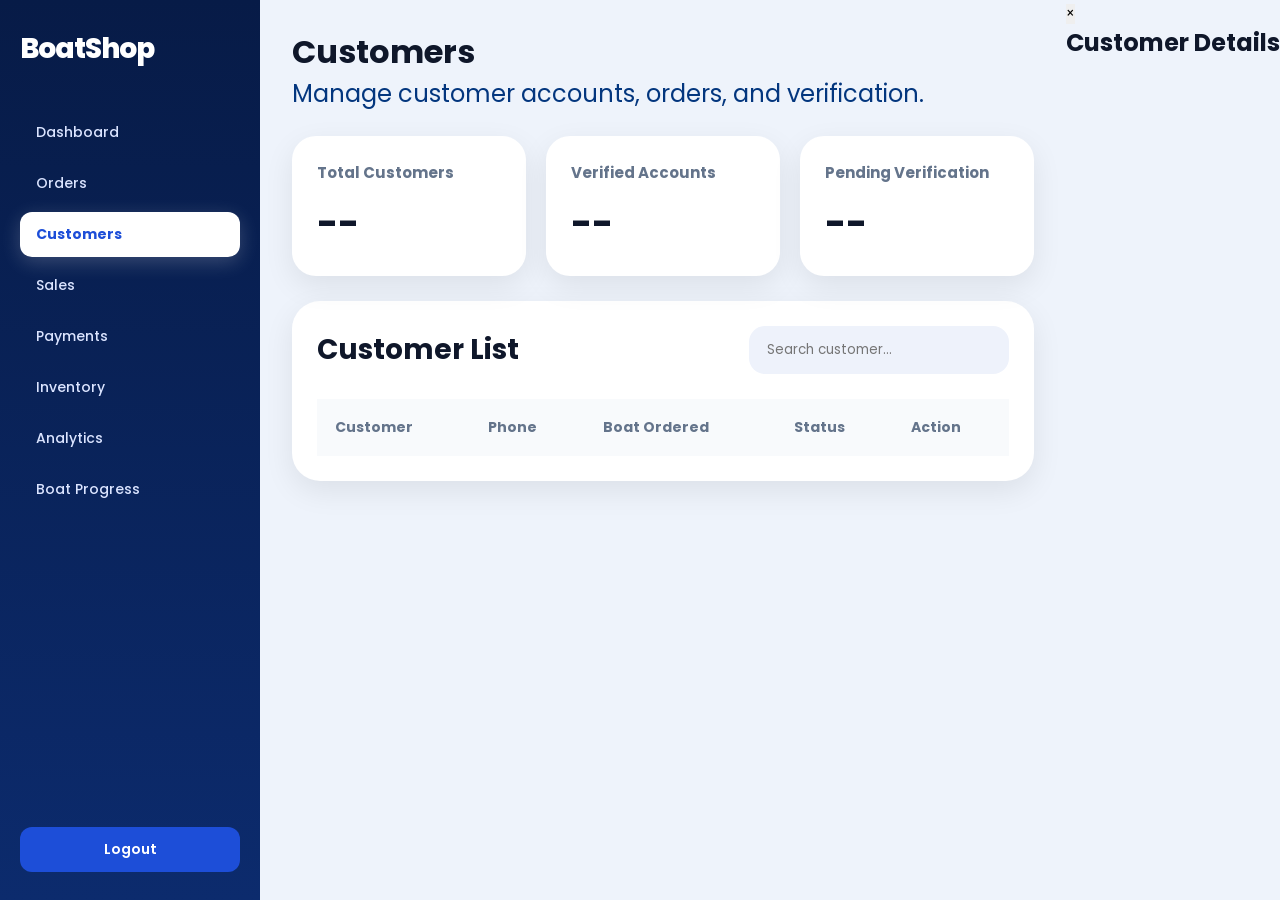
<file: dashcustomer.html>
<!DOCTYPE html>
<html lang="en">

<head>

<meta charset="UTF-8">

<meta name="viewport"
content="width=device-width, initial-scale=1.0">

<title>
Customers Dashboard
</title>

<link rel="stylesheet"
href="dashcustomer.css">

<link href="https://fonts.googleapis.com/css2?family=Poppins:wght@300;400;500;600;700;800&display=swap"
rel="stylesheet">

<link rel="stylesheet"
href="https://cdnjs.cloudflare.com/ajax/libs/font-awesome/6.5.1/css/all.min.css">

</head>

<body>


<div class="dashboard-layout">



<aside class="sidebar">

    <div>

        <h1 class="logo">

            BoatShop

        </h1>

         <nav class="sidebar-menu">

    <a href="dashboard.html" >



        Dashboard

    </a>

    <a href="dashorder.html">
   


        Orders

    </a>

    <a href="dashcustomer.html">

   

        Customers

    </a>

     
     <a href="dashsales.html">

        

      Sales

    </a>

    <a href="dashpayment.html">

        

        Payments

    </a>

    <a href="dashinventory.html" >



        Inventory

    </a>

    <a href="dashanalytics.html" >

    

        Analytics

    </a>


    <a href="dashprogress.html">

        Boat Progress

    </a>

</nav>


    </div>


<button class="logout-btn" onclick="handleLogout();">

        Logout

</button>

</aside>


<main class="main-content">

    <div class="topbar">

        <div>

            <h1>

                Customers

            </h1>

            <p>

                Manage customer accounts,
                orders, and verification.

            </p>

        </div>

    </div>



    <div class="stats-grid">

        <div class="stat-card">

            <h3>

                Total Customers

            </h3>

            <h2>

                --

            </h2>

        </div>

        <div class="stat-card">

            <h3>

                Verified Accounts

            </h3>

            <h2>

                --

            </h2>

        </div>

        <div class="stat-card">

            <h3>

                Pending Verification

            </h3>

            <h2>

                --

            </h2>

        </div>

    </div>

    <div class="table-card">

        <div class="table-header">

            <h2>

                Customer List

            </h2>

            <input type="text"
            placeholder="Search customer..."
            id="searchInput">

        </div>

        <div class="table-wrapper">

            <table>

                <thead>

                    <tr>

                        <th>

                            Customer

                        </th>

                        <th>

                            Phone

                        </th>

                        <th>

                            Boat Ordered

                        </th>

                        <th>

                            Status

                        </th>

                        <th>

                            Action

                        </th>

                    </tr>

                </thead>

                <tbody id="customerTable">

                </tbody>

            </table>

        </div>

    </div>

</main>

<div class="view-modal" id="customerModal">
    <div class="modal-content">
        <button class="close-modal" onclick="document.getElementById('customerModal').classList.remove('show')">×</button>
        <h2>Customer Details</h2>
        <div class="modal-body" id="customerModalBody"></div>
    </div>
</div>

<script>
function escapeHtml(str) {
    const div = document.createElement('div');
    div.textContent = str;
    return div.innerHTML;
}
function viewCustomerModal(name, email, phone, boat) {
    document.getElementById('customerModalBody').innerHTML = `
    <div style="display:grid;grid-template-columns:1fr 1fr;gap:12px;">
        <div><strong>Full Name</strong><p>${escapeHtml(name)}</p></div>
        <div><strong>Email</strong><p>${escapeHtml(email)}</p></div>
        <div><strong>Phone</strong><p>${escapeHtml(phone)}</p></div>
        <div><strong>Boat Ordered</strong><p>${escapeHtml(boat)}</p></div>
    </div>`;
    document.getElementById('customerModal').classList.add('show');
}
</script>
<script type="module" src="dashcustomer.js?v=1"></script>
<script>document.querySelectorAll('.sidebar-menu a').forEach(a=>{if(a.href.includes(location.pathname.split('/').pop().split('?')[0]))a.classList.add('active')})</script>

</body>

</html>
</file>
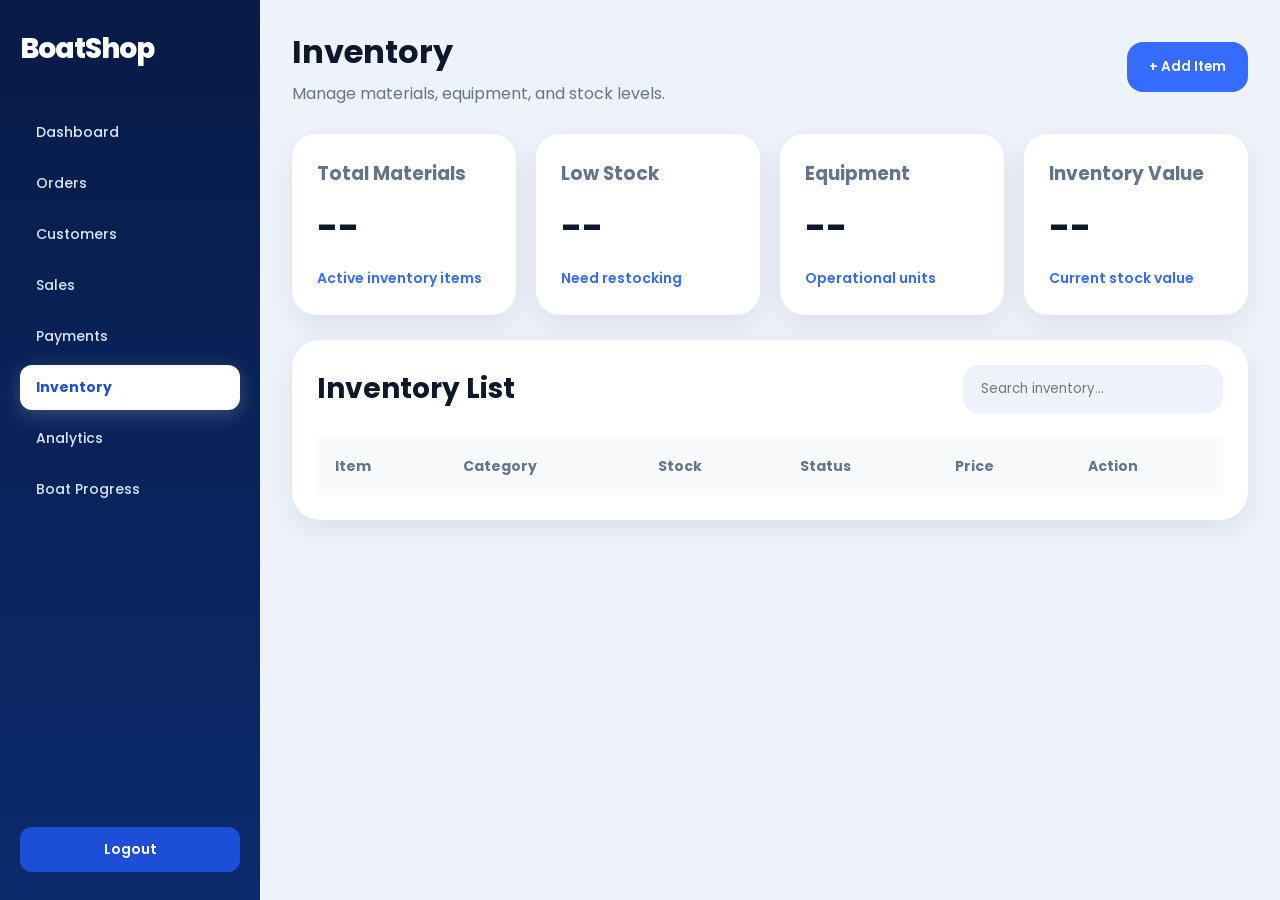
<file: dashinventory.html>
<!DOCTYPE html>
<html lang="en">

<head>

<meta charset="UTF-8">

<meta name="viewport"
content="width=device-width, initial-scale=1.0">

<title>
Inventory Dashboard
</title>

<link rel="stylesheet"
href="dashinventory.css">

<link href="https://fonts.googleapis.com/css2?family=Poppins:wght@300;400;500;600;700;800&display=swap"
rel="stylesheet">

<link rel="stylesheet"
href="https://cdnjs.cloudflare.com/ajax/libs/font-awesome/6.5.1/css/all.min.css">

</head>

<body>

<div class="dashboard-layout">

<aside class="sidebar">

    <div>

        <h1 class="logo">

            BoatShop

        </h1>


         <nav class="sidebar-menu">

    <a href="dashboard.html" >



        Dashboard

    </a>



    <a href="dashorder.html">
   


        Orders

    </a>

    <a href="dashcustomer.html">

   

        Customers

    </a>

     
     <a href="dashsales.html">

        

      Sales

    </a>

    <a href="dashpayment.html">

        

        Payments

    </a>

    <a href="dashinventory.html" >



        Inventory

    </a>


    <a href="dashanalytics.html" >

    

        Analytics

    </a>

    <a href="dashprogress.html">

        Boat Progress

    </a>

</nav>


    </div>


<button class="logout-btn" onclick="handleLogout();">

        Logout

</button>

</aside>


<main class="main-content">


    <div class="topbar">

        <div>

            <h1>

                Inventory

            </h1>

            <p>

                Manage materials,
                equipment, and stock levels.

            </p>

        </div>

        <button class="add-btn">

            + Add Item

        </button>

    </div>


    <div class="stats-grid">

        <div class="stat-card">

            <h3>

                Total Materials

            </h3>

            <h2>

                --

            </h2>

            <span>

                Active inventory items

            </span>

        </div>



        <div class="stat-card">

            <h3>

                Low Stock

            </h3>

            <h2>

                --

            </h2>

            <span>

                Need restocking

            </span>

        </div>


        <div class="stat-card">

            <h3>

                Equipment

            </h3>

            <h2>

                --

            </h2>

            <span>

                Operational units

            </span>

        </div>


        <div class="stat-card">

            <h3>

                Inventory Value

            </h3>

            <h2>

                --

            </h2>

            <span>

                Current stock value

            </span>

        </div>

    </div>


    <div class="inventory-card">

        <div class="table-header">

            <h2>

                Inventory List

            </h2>


            <input type="text"
            id="searchInput"
            placeholder="Search inventory...">

        </div>

        <div class="table-wrapper">

            <table>

                <thead>

                    <tr>

                        <th>

                            Item

                        </th>

                        <th>

                            Category

                        </th>

                        <th>

                            Stock

                        </th>

                        <th>

                            Status

                        </th>

                        <th>

                            Price

                        </th>

                        <th>

                            Action

                        </th>

                    </tr>

                </thead>



                <tbody id="inventoryTable">

                </tbody>

            </table>

        </div>

    </div>

</main>

</div>

<script type="module" src="dashinventory.js?v=1"></script>
<script>document.querySelectorAll('.sidebar-menu a').forEach(a=>{if(a.href.includes(location.pathname.split('/').pop().split('?')[0]))a.classList.add('active')})</script>

</body>

</html>
</file>
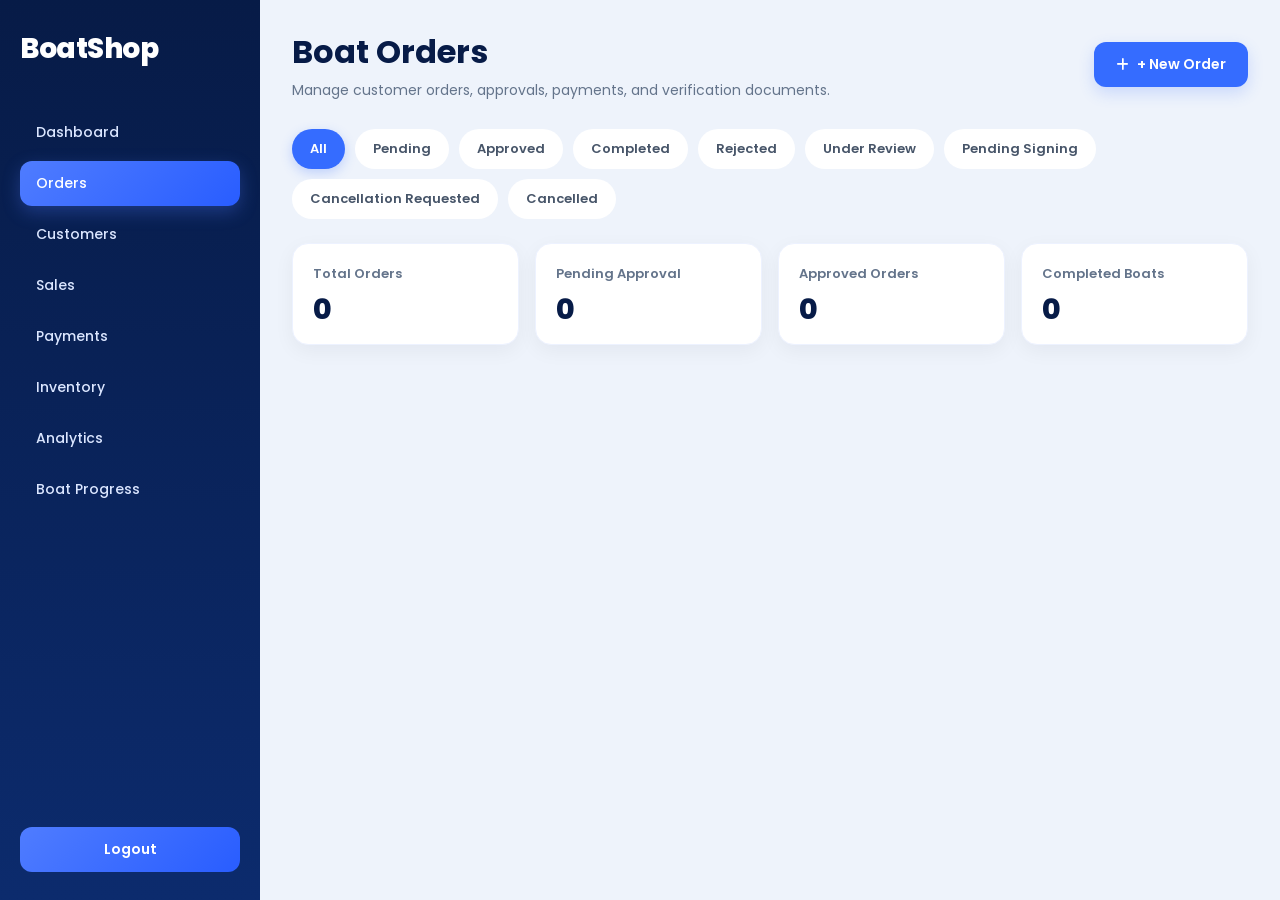
<file: dashorder.html>
<!DOCTYPE html>
<html lang="en">
<head>
<meta charset="UTF-8">
<meta name="viewport" content="width=device-width, initial-scale=1.0">
<meta http-equiv="Cache-Control" content="no-cache, no-store, must-revalidate">
<meta http-equiv="Pragma" content="no-cache">
<meta http-equiv="Expires" content="0">
<title>Boat Orders Dashboard</title>
<link rel="stylesheet" href="dashorder.css">
<link href="https://fonts.googleapis.com/css2?family=Poppins:wght@300;400;500;600;700;800&display=swap" rel="stylesheet">
<link rel="stylesheet" href="https://cdnjs.cloudflare.com/ajax/libs/font-awesome/6.5.1/css/all.min.css">
</head>
<body>
<script>
window.onpageshow = function(e) {
    if (e.persisted) window.location.reload();
};
</script>

<div class="dashboard-layout">

<aside class="sidebar">
    <div>
        <h1 class="logo">BoatShop</h1>
        <nav class="sidebar-menu">
            <a href="dashboard.html">Dashboard</a>
            <a href="dashorder.html">Orders</a>
            <a href="dashcustomer.html">Customers</a>
            <a href="dashsales.html">Sales</a>
            <a href="dashpayment.html">Payments</a>
            <a href="dashinventory.html">Inventory</a>
            <a href="dashanalytics.html">Analytics</a>
            <a href="dashprogress.html">Boat Progress</a>
        </nav>
    </div>
    <button class="logout-btn" onclick="handleLogout();">Logout</button>
</aside>

<main class="main-content">

    <div class="topbar">
        <div>
            <h1>Boat Orders</h1>
            <p>Manage customer orders, approvals, payments, and verification documents.</p>
        </div>
        <button class="add-btn"><i class="fa-solid fa-plus"></i> + New Order</button>
    </div>

    <div class="filter-container">
        <button class="filter-btn active">All</button>
        <button class="filter-btn">Pending</button>
        <button class="filter-btn">Approved</button>
        <button class="filter-btn">Completed</button>
        <button class="filter-btn">Rejected</button>
        <button class="filter-btn">Under Review</button>
        <button class="filter-btn">Pending Signing</button>
        <button class="filter-btn">Cancellation Requested</button>
        <button class="filter-btn">Cancelled</button>
    </div>

    <div class="dashboard-summary">
        <div class="summary-card"><h3>Total Orders</h3><p id="totalOrders">0</p></div>
        <div class="summary-card"><h3>Pending Approval</h3><p id="pendingOrders">0</p></div>
        <div class="summary-card"><h3>Approved Orders</h3><p id="approvedOrders">0</p></div>
        <div class="summary-card"><h3>Completed Boats</h3><p id="completedOrders">0</p></div>
    </div>

    <div class="orders-grid" id="ordersGrid"></div>

</main>

</div>

<div class="view-modal" id="viewModal">
    <div class="modal-content">
        <button class="close-modal" id="closeModal">×</button>
        <h2>Order Details</h2>
        <div class="modal-body" id="modalBody"></div>
    </div>
</div>

<div class="view-modal" id="revisionModal">
    <div class="modal-content">
        <button class="close-modal" id="closeRevisionModal">×</button>
        <h2>Revision Feedback</h2>
        <p style="color:#64748b;margin-bottom:16px;font-size:14px;">Provide feedback for the customer on what needs to be revised.</p>
        <textarea id="revisionFeedback" placeholder="Describe the changes or corrections needed..."></textarea>
        <div class="revision-actions">
            <button class="close-modal" onclick="document.getElementById('revisionModal').classList.remove('show')">Cancel</button>
            <button id="submitRevisionBtn">Send Revision Request</button>
        </div>
    </div>
</div>

<script type="module" src="dashorder.js?v=1"></script>
<script>document.querySelectorAll('.sidebar-menu a').forEach(a=>{if(a.href.includes(location.pathname.split('/').pop().split('?')[0]))a.classList.add('active')})</script>
</body>
</html>
</file>
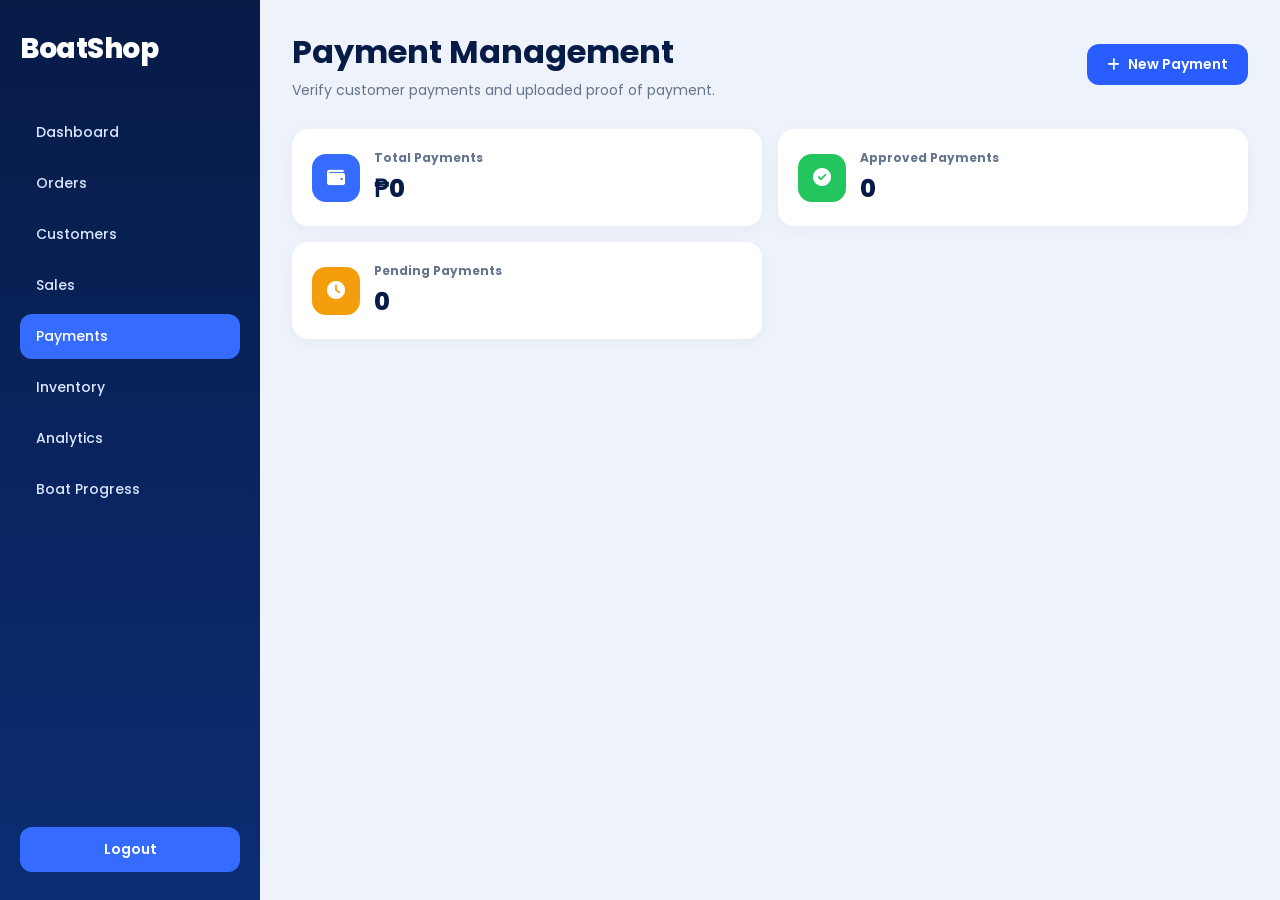
<file: dashpayment.html>
<!DOCTYPE html>
<html lang="en">

<head>

<meta charset="UTF-8">

<meta name="viewport"
content="width=device-width, initial-scale=1.0">

<title>
Payment Management
</title>

<link rel="stylesheet"
href="dashpayment.css">

<link href="https://fonts.googleapis.com/css2?family=Poppins:wght@300;400;500;600;700;800&display=swap"
rel="stylesheet">

<link rel="stylesheet"
href="https://cdnjs.cloudflare.com/ajax/libs/font-awesome/6.5.1/css/all.min.css">

</head>

<body>
<div class="dashboard-layout">

<aside class="sidebar">

    <div>

        <h1 class="logo">

            BoatShop

        </h1>

         <nav class="sidebar-menu">

    <a href="dashboard.html" >

        Dashboard

    </a>

    <a href="dashorder.html">
   


        Orders

    </a>


    <a href="dashcustomer.html">

   

        Customers

    </a>

     
     <a href="dashsales.html">

    
      Sales

    </a>


    <a href="dashpayment.html">

        

        Payments

    </a>


    <a href="dashinventory.html" >

        Inventory

    </a>


    <a href="dashanalytics.html" >

    

        Analytics

    </a>



    <a href="dashprogress.html">

        Boat Progress

    </a>

</nav>


    </div>


<button class="logout-btn" onclick="handleLogout();">

        Logout

</button>

</aside>


<main class="main-content">




    <div class="topbar">

        <div>

            <h1 id="dashboardTitle">

                Payment Management

            </h1>

            <p id="dashboardDescription">

                Verify customer payments
                and uploaded proof of payment.

            </p>

        </div>

        <button class="new-btn"
        id="newPaymentBtn">

            <i class="fa-solid fa-plus"></i>

            New Payment

        </button>

    </div>


    <div class="summary-grid">


        <div class="summary-card">

            <div class="summary-icon blue">

                <i class="fa-solid fa-wallet"></i>

            </div>

            <div>

                <h4>

                    Total Payments

                </h4>

                <h2 id="totalPayments">

                    ₱0

                </h2>

            </div>

        </div>

        <div class="summary-card">

            <div class="summary-icon green">

                <i class="fa-solid fa-circle-check"></i>

            </div>

            <div>

                <h4>

                    Approved Payments

                </h4>

                <h2 id="approvedPayments">

                    0

                </h2>

            </div>

        </div>

        <div class="summary-card">

            <div class="summary-icon orange">

                <i class="fa-solid fa-clock"></i>

            </div>

            <div>

                <h4>

                    Pending Payments

                </h4>

                <h2 id="pendingPayments">

                    0

                </h2>

            </div>

        </div>


    </div>


    <div
    id="paymentContainer"
    class="payment-container">


    </div>

</main>

<div class="view-modal" id="paymentModal">
    <div class="modal-content">
        <button class="close-modal" onclick="document.getElementById('paymentModal').classList.remove('show')">×</button>
        <h2>Payment Details</h2>
        <div class="modal-body" id="paymentModalBody"></div>
    </div>
</div>

<script type="module" src="dashpayment.js?v=1"></script>
<script>document.querySelectorAll('.sidebar-menu a').forEach(a=>{if(a.href.includes(location.pathname.split('/').pop().split('?')[0]))a.classList.add('active')})</script>

</div>

</body>

</html>
</file>
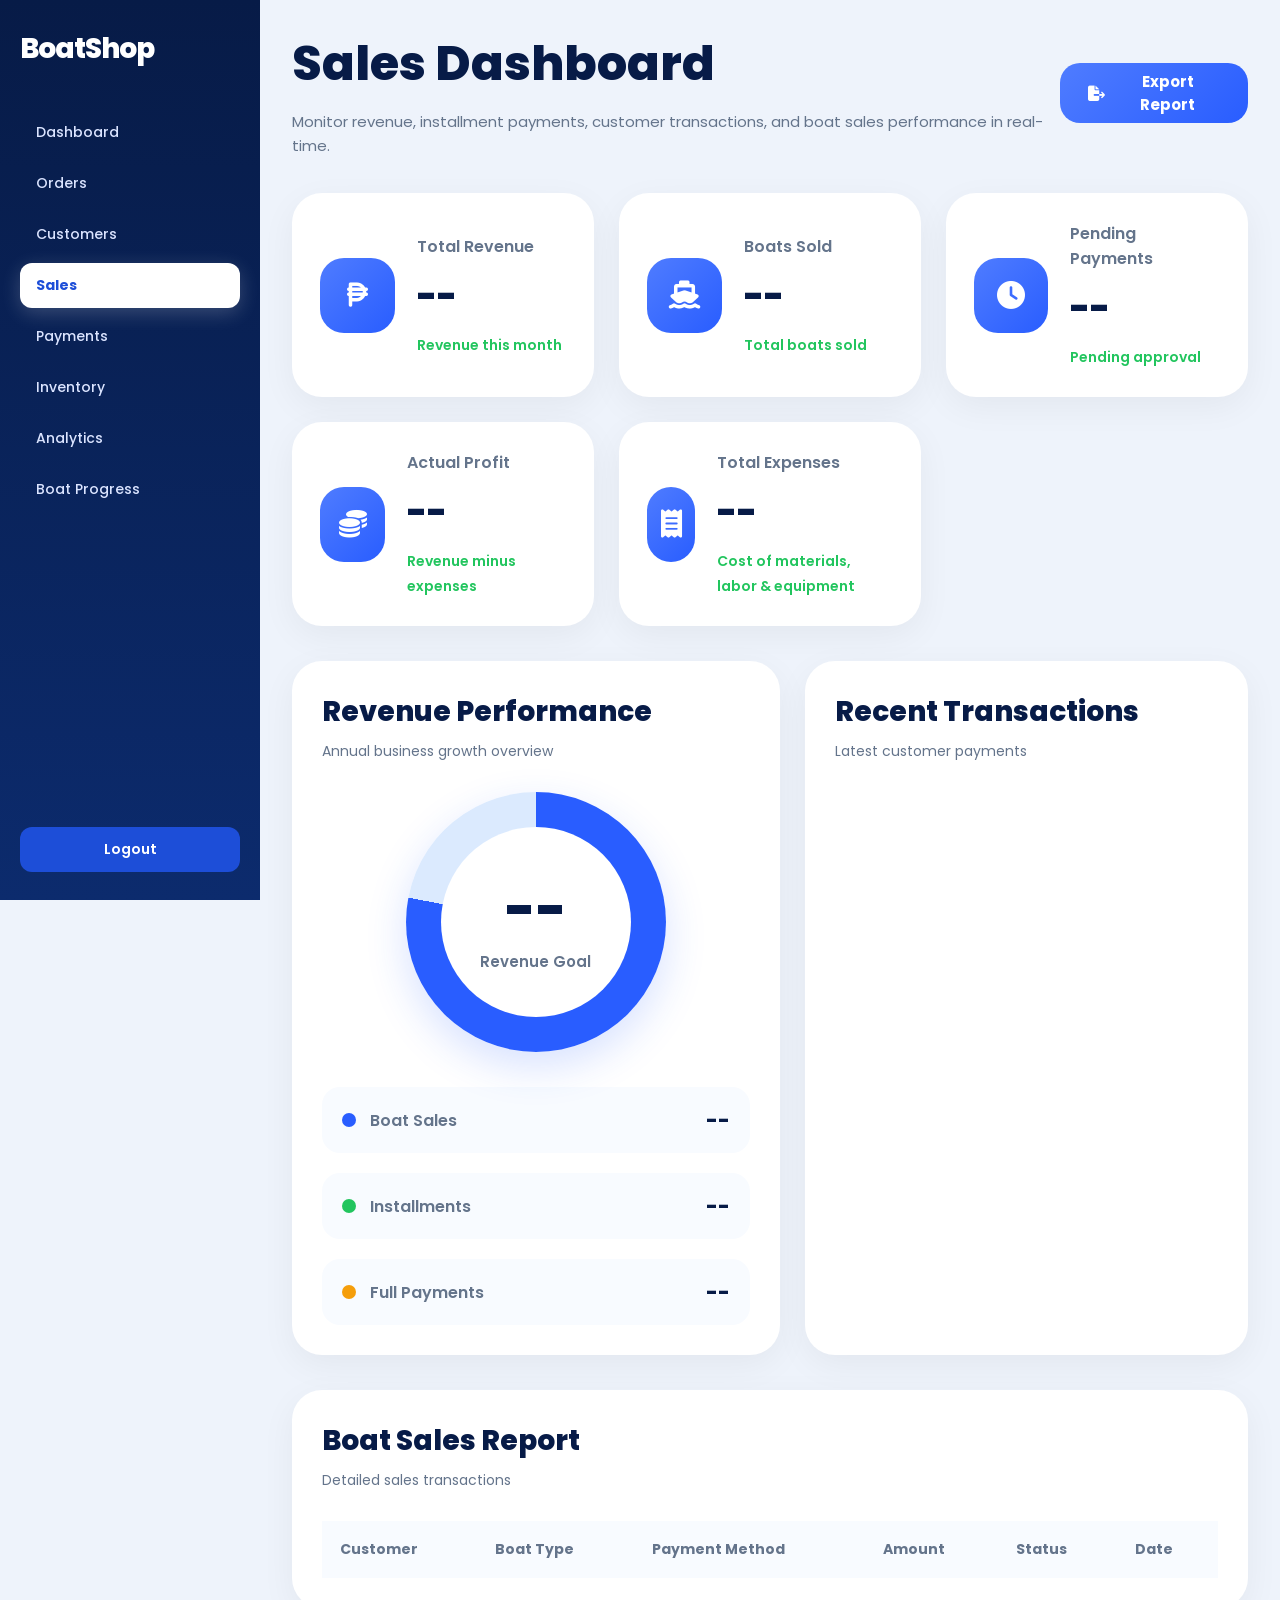
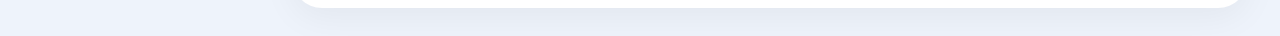
<file: dashsales.html>
<!DOCTYPE html>
<html lang="en">

<head>

<meta charset="UTF-8">

<meta name="viewport"
content="width=device-width, initial-scale=1.0">

<title>
InfinityBoat Sales Dashboard
</title>

<link rel="stylesheet"
href="dashsales.css">

<link rel="preconnect"
href="https://fonts.googleapis.com">

<link rel="preconnect"
href="https://fonts.gstatic.com"
crossorigin>

<link href="https://fonts.googleapis.com/css2?family=Poppins:wght@300;400;500;600;700;800&display=swap"
rel="stylesheet">

<link rel="stylesheet"
href="https://cdnjs.cloudflare.com/ajax/libs/font-awesome/6.5.1/css/all.min.css">

<script src="https://cdn.sheetjs.com/xlsx-0.20.0/package/dist/xlsx.full.min.js"></script>

</head>

<body>

<div class="dashboard-layout">

<aside class="sidebar">

    <div>

        <h1 class="logo">

            BoatShop

        </h1>






         <nav class="sidebar-menu">

    <a href="dashboard.html" >



        Dashboard

    </a>



    <a href="dashorder.html">
   


        Orders

    </a>


    <a href="dashcustomer.html">

   

        Customers

    </a>

     
     <a href="dashsales.html">

        

      Sales

    </a>


    <a href="dashpayment.html">

        

        Payments

    </a>


    <a href="dashinventory.html" >



        Inventory

    </a>


    <a href="dashanalytics.html" >

    

        Analytics

    </a>



    <a href="dashprogress.html">

        Boat Progress

    </a>

</nav>


    </div>


<button class="logout-btn" onclick="handleLogout();">

        Logout

</button>

</aside>



<!-- MAIN -->

<main class="main-content">









    <!-- TOPBAR -->

    <div class="topbar"
    id="topbar">





        <!-- LEFT -->

        <div class="topbar-left"
        id="topbarLeft">

            <h1 id="dashboardTitle">

                Sales Dashboard

            </h1>

            <p id="dashboardSubtitle">

                Monitor revenue,
                installment payments,
                customer transactions,
                and boat sales performance in real-time.

            </p>

        </div>









        <!-- RIGHT -->

        <div class="topbar-right"
        id="topbarRight">

            <button class="export-btn"
            id="exportBtn">

                <i class="fa-solid fa-file-export"></i>

                Export Report

            </button>

        </div>

    </div>

















    <!-- SALES OVERVIEW -->

    <section class="overview-grid"
    id="overviewGrid">





        <!-- TOTAL REVENUE -->

        <div class="overview-card revenue-card"
        id="revenueCard">

            <div class="overview-icon"
            id="revenueIcon">

                <i class="fa-solid fa-peso-sign"></i>

            </div>

            <div>

                <h4 id="revenueLabel">

                    Total Revenue

                </h4>

                <h2 id="totalRevenue">

                    --

                </h2>

                <span id="revenueGrowth">

                    Revenue this month

                </span>

            </div>

        </div>









        <!-- BOATS SOLD -->

        <div class="overview-card"
        id="boatsSoldCard">

            <div class="overview-icon"
            id="boatsSoldIcon">

                <i class="fa-solid fa-ship"></i>

            </div>

            <div>

                <h4 id="boatsSoldLabel">

                    Boats Sold

                </h4>

                <h2 id="boatsSold">

                    --

                </h2>

                <span id="boatsSoldGrowth">

                    Total boats sold

                </span>

            </div>

        </div>









        <!-- PENDING -->

        <div class="overview-card"
        id="pendingCard">

            <div class="overview-icon"
            id="pendingIcon">

                <i class="fa-solid fa-clock"></i>

            </div>

            <div>

                <h4 id="pendingLabel">

                    Pending Payments

                </h4>

                <h2 id="pendingPayments">

                    --

                </h2>

                <span id="pendingCustomers">

                    Pending approval

                </span>

            </div>

        </div>









        <!-- PROFIT -->

        <div class="overview-card"
        id="profitCard">

            <div class="overview-icon"
            id="profitIcon">

                <i class="fa-solid fa-coins"></i>

            </div>

            <div>

                <h4 id="profitLabel">

                    Actual Profit

                </h4>

                <h2 id="netProfit">

                    --

                </h2>

                <span id="profitGrowth">

                    Revenue minus expenses

                </span>

            </div>

        </div>

        <!-- EXPENSES -->

        <div class="overview-card"
        id="expensesCard">

            <div class="overview-icon"
            id="expensesIcon">

                <i class="fa-solid fa-receipt"></i>

            </div>

            <div>

                <h4 id="expensesLabel">

                    Total Expenses

                </h4>

                <h2 id="totalExpenses">

                    --

                </h2>

                <span id="expensesBreakdown">

                    Cost of materials, labor & equipment

                </span>

            </div>

        </div>

    </section>

















    <!-- ANALYTICS GRID -->

    <section class="sales-analytics-grid"
    id="salesAnalyticsGrid">





        <!-- CIRCULAR CHART -->

        <div class="analytics-card"
        id="analyticsCard">





            <!-- HEADER -->

            <div class="section-header"
            id="analyticsHeader">

                <div>

                    <h2 id="analyticsTitle">

                        Revenue Performance

                    </h2>

                    <p id="analyticsSubtitle">

                        Annual business growth overview

                    </p>

                </div>

            </div>









            <!-- CIRCLE GRAPH -->

            <div class="circle-wrapper"
            id="circleWrapper">

                <div class="circle-chart"
                id="circleChart">

                    <div class="circle-inner"
                    id="circleInner">

                        <h1 id="goalPercent">

                            --

                        </h1>

                        <span id="goalLabel">

                            Revenue Goal

                        </span>

                    </div>

                </div>

            </div>









            <!-- STATS -->

            <div class="circle-stats"
            id="circleStats">





                <div class="circle-stat"
                id="boatSalesStat">

                    <span class="dot blue"></span>

                    <p>

                        Boat Sales

                    </p>

                    <h3 id="boatSalesValue">

                        --

                    </h3>

                </div>







                <div class="circle-stat"
                id="installmentStat">

                    <span class="dot green"></span>

                    <p>

                        Installments

                    </p>

                    <h3 id="installmentValue">

                        --

                    </h3>

                </div>







                <div class="circle-stat"
                id="fullPaymentStat">

                    <span class="dot orange"></span>

                    <p>

                        Full Payments

                    </p>

                    <h3 id="fullPaymentValue">

                        --

                    </h3>

                </div>

            </div>

        </div>

















        <!-- RECENT SALES -->

        <div class="analytics-card"
        id="recentSalesCard">





            <div class="section-header"
            id="recentSalesHeader">

                <div>

                    <h2 id="recentSalesTitle">

                        Recent Transactions

                    </h2>

                    <p id="recentSalesSubtitle">

                        Latest customer payments

                    </p>

                </div>

            </div>









            <div id="transactionsContainer"></div>

    </section>

















    <!-- SALES REPORT TABLE -->

    <section class="sales-table-card"
    id="salesTableCard">





        <div class="section-header"
        id="salesTableHeader">

            <div>

                <h2 id="salesTableTitle">

                    Boat Sales Report

                </h2>

                <p id="salesTableSubtitle">

                    Detailed sales transactions

                </p>

            </div>

        </div>









        <!-- TABLE -->

        <table id="salesTable">

            <thead id="salesTableHead">

                <tr>

                    <th>

                        Customer

                    </th>

                    <th>

                        Boat Type

                    </th>

                    <th>

                        Payment Method

                    </th>

                    <th>

                        Amount

                    </th>

                    <th>

                        Status

                    </th>

                    <th>

                        Date

                    </th>

                </tr>

            </thead>







            <tbody id="salesTableBody"></tbody>

        </table>

    </section>

</main>

</div>

<script type="module" src="dashsales.js?v=1"></script>
<script>document.querySelectorAll('.sidebar-menu a').forEach(a=>{if(a.href.includes(location.pathname.split('/').pop().split('?')[0]))a.classList.add('active')})</script>

</body>

</html>
</file>
<file: dashcustomer.css>
*
{
    margin:0;
    padding:0;
    box-sizing:border-box;
    font-family:'Poppins',sans-serif;
}

body
{
    background:#eef3fb;
    overflow-x:hidden;
    color:#0f172a;
}

a
{
    text-decoration:none;
}

button
{
    border:none;
    outline:none;
    cursor:pointer;
}

img
{
    display:block;
}





/* =========================================
   DASHBOARD LAYOUT
========================================= */

.dashboard-layout
{
    display:flex;
    min-height:100vh;
}


/* =========================================
   SIDEBAR
========================================= */

.sidebar
{
    width:260px;

    background:
    linear-gradient(
    180deg,
    #071b47,
    #0c2b6d
    );

    position:fixed;
    top:0;
    left:0;
    bottom:0;

    padding:28px 20px;

    display:flex;
    flex-direction:column;
    justify-content:space-between;

    z-index:100;
}

.logo
{
    font-size:28px;
    font-weight:800;
    color:#ffffff;

    margin-bottom:40px;
}

.logo span
{
    color:#4f7cff;
}

.sidebar-menu
{
    display:flex;
    flex-direction:column;
    gap:6px;
}

.sidebar-menu a
{
    display:flex;
    align-items:center;
    gap:12px;

    color:#dbe6ff;

    padding:12px 16px;

    border-radius:12px;

    font-size:14px;
    font-weight:500;

    transition:0.3s;
}

.sidebar-menu a:hover
{
    background:rgba(255,255,255,0.08);

    transform:translateX(5px);
}

.sidebar-menu .active
{
    background:
    linear-gradient(
    135deg,
    #4f7cff,
    #295dff
    );

    color:#fff;

    box-shadow:
    0 10px 25px rgba(79,124,255,0.35);
}

.logout-btn
{
    width:100%;

    background:
    linear-gradient(
    135deg,
    #4f7cff,
    #295dff
    );

    color:#fff;

    padding:12px;

    border-radius:12px;

    font-size:14px;
    font-weight:600;

    display:flex;
    align-items:center;
    justify-content:center;
    gap:10px;

    transition:0.3s;
}

.logout-btn:hover
{
    transform:translateY(-4px);
}

/* =========================================================
   LOGO
========================================================= */

.logo{

    color:white;

    font-size:28px;
    font-weight:800;

    margin-bottom:40px;

    letter-spacing:-1px;
}

/* =========================================================
   NAVIGATION
========================================================= */

.sidebar nav{

    display:flex;
    flex-direction:column;

    gap:6px;
}

.sidebar nav a{

    text-decoration:none;

    color:#dbe4ff;

    padding:12px 16px;

    border-radius:12px;

    font-size:14px;
    font-weight:500;

    transition:0.3s ease;
}

.sidebar nav a:hover{

    background:
    rgba(255,255,255,.08);

    transform:translateX(4px);
}

.sidebar nav .active{

    background:white;

    color:#1d4ed8;

    font-weight:700;

    box-shadow:
    0 5px 20px rgba(255,255,255,.2);
}

/* =========================================================
   LOGOUT BUTTON
========================================================= */

.logout-btn{

    border:none;

    padding:12px;

    border-radius:12px;

    background:#1d4ed8;
    color:white;

    font-size:14px;

    font-weight:600;

    cursor:pointer;

    transition:0.3s;
}

.logout-btn:hover{

    background:#1d4ed8;

    transform:translateY(-2px);
}

/* =========================================================
   MAIN CONTENT
========================================================= */

.main-content{

    flex:1;

    margin-left:260px;

    padding:28px 32px;

    width:calc(100% - 260px);
}

.topbar p
{
    color:#03367e;
    font-size: 24px;
}


/* STATS */

.stats-grid
{
    display:grid;

    grid-template-columns:
    repeat(auto-fit,minmax(220px,1fr));

    gap:20px;

    margin-bottom:25px;

    margin-top: 25px;
}

.stat-card
{
    background:white;

    border-radius:24px;

    padding:25px;

    box-shadow:
    0 10px 30px rgba(0,0,0,.08);
}

.stat-card h3
{
    color:#64748b;

    margin-bottom:12px;

    font-size:15px;
}

.stat-card h2
{
    color:#0f172a;

    font-size:36px;
}



/* TABLE */

.table-card
{
    background:white;

    border-radius:28px;

    padding:25px;

    box-shadow:
    0 10px 30px rgba(0,0,0,.08);
}

.table-header
{
    display:flex;

    justify-content:space-between;

    align-items:center;

    margin-bottom:25px;
}

.table-header h2
{
    color:#0f172a;

    font-size:28px;
}

.table-header input
{
    width:260px;

    padding:14px 18px;

    border:none;

    outline:none;

    border-radius:16px;

    background:#eef2fb;
}

.table-wrapper
{
    overflow-x:auto;
}

table
{
    width:100%;

    border-collapse:collapse;
}

thead
{
    background:#f8fafc;
}

th
{
    padding:18px;

    text-align:left;

    color:#64748b;

    font-size:14px;
}

td
{
    padding:20px 18px;

    border-top:
    1px solid #eef2fb;

    color:#111827;
}

.customer-cell
{
    display:flex;

    align-items:center;

    gap:14px;
}

.customer-cell img
{
    width:60px;
    height:60px;

    border-radius:50%;

    object-fit:cover;
}

.customer-cell h4
{
    margin-bottom:4px;
}

.customer-cell p
{
    color:#64748b;

    font-size:13px;
}










/* STATUS */

.verified,
.pending
{
    padding:9px 14px;

    border-radius:50px;

    color:white;

    font-size:13px;

    font-weight:600;
}

.verified
{
    background:#22c55e;
}

.pending
{
    background:#f59e0b;
}










/* BUTTON */

.view-btn
{
    border:none;

    padding:12px 18px;

    border-radius:14px;

    background:#356cff;

    color:white;

    font-weight:600;

    cursor:pointer;
}










/* RESPONSIVE */

@media(max-width:900px)
{
    body
    {
        flex-direction:column;
    }

    .sidebar
    {
        position:relative;

        width:100%;
        height:auto;
    }

    .main-content
    {
        margin-left:0;
    }
}

@media(max-width:700px)
{
    .topbar
    {
        flex-direction:column;

        align-items:flex-start;

        gap:18px;
    }

    .table-header
    {
        flex-direction:column;

        align-items:flex-start;

        gap:15px;
    }

    .table-header input
    {
        width:100%;
    }
}
</file>
<file: dashinventory.css>
*
{
    margin:0;
    padding:0;
    box-sizing:border-box;
    font-family:'Poppins',sans-serif;
}

body
{
    background:#eef3fb;
    overflow-x:hidden;
    color:#0f172a;
}

a
{
    text-decoration:none;
}

button
{
    border:none;
    outline:none;
    cursor:pointer;
}

img
{
    display:block;
}





/* =========================================
   DASHBOARD LAYOUT
========================================= */

.dashboard-layout
{
    display:flex;
    min-height:100vh;
}


/* =========================================
   SIDEBAR
========================================= */

.sidebar
{
    width:260px;

    background:
    linear-gradient(
    180deg,
    #071b47,
    #0c2b6d
    );

    position:fixed;
    top:0;
    left:0;
    bottom:0;

    padding:28px 20px;

    display:flex;
    flex-direction:column;
    justify-content:space-between;

    z-index:100;
}

.logo
{
    font-size:28px;
    font-weight:800;
    color:#ffffff;

    margin-bottom:40px;
}

.logo span
{
    color:#4f7cff;
}

.sidebar-menu
{
    display:flex;
    flex-direction:column;
    gap:6px;
}

.sidebar-menu a
{
    display:flex;
    align-items:center;
    gap:12px;

    color:#dbe6ff;

    padding:12px 16px;

    border-radius:12px;

    font-size:14px;
    font-weight:500;

    transition:0.3s;
}

.sidebar-menu a:hover
{
    background:rgba(255,255,255,0.08);

    transform:translateX(5px);
}

.sidebar-menu .active
{
    background:
    linear-gradient(
    135deg,
    #4f7cff,
    #295dff
    );

    color:#fff;

    box-shadow:
    0 10px 25px rgba(79,124,255,0.35);
}

.logout-btn
{
    width:100%;

    background:
    linear-gradient(
    135deg,
    #4f7cff,
    #295dff
    );

    color:#fff;

    padding:12px;

    border-radius:12px;

    font-size:14px;
    font-weight:600;

    display:flex;
    align-items:center;
    justify-content:center;
    gap:10px;

    transition:0.3s;
}

.logout-btn:hover
{
    transform:translateY(-4px);
}

/* =========================================================
   LOGO
========================================================= */

.logo{

    color:white;

    font-size:28px;
    font-weight:800;

    margin-bottom:40px;

    letter-spacing:-1px;
}

/* =========================================================
   NAVIGATION
========================================================= */

.sidebar nav{

    display:flex;
    flex-direction:column;

    gap:6px;
}

.sidebar nav a{

    text-decoration:none;

    color:#dbe4ff;

    padding:12px 16px;

    border-radius:12px;

    font-size:14px;
    font-weight:500;

    transition:0.3s ease;
}

.sidebar nav a:hover{

    background:
    rgba(255,255,255,.08);

    transform:translateX(4px);
}

.sidebar nav .active{

    background:white;

    color:#1d4ed8;

    font-weight:700;

    box-shadow:
    0 5px 20px rgba(255,255,255,.2);
}

/* =========================================================
   LOGOUT BUTTON
========================================================= */

.logout-btn{

    border:none;

    padding:12px;

    border-radius:12px;

    background:#1d4ed8;
    color:white;

    font-size:14px;

    font-weight:600;

    cursor:pointer;

    transition:0.3s;
}

.logout-btn:hover{

    background:#1d4ed8;

    transform:translateY(-2px);
}

/* =========================================================
   MAIN CONTENT
========================================================= */

.main-content{

    flex:1;

    margin-left:260px;

    padding:28px 32px;

    width:calc(100% - 260px);
}

.topbar
{
    display:flex;

    justify-content:space-between;

    align-items:center;

    margin-bottom:28px;
}

.topbar h1
{
    font-size:32px;

    color:#0f172a;

    margin-bottom:5px;
}

.topbar p
{
    color:#64748b;
}

.add-btn
{
    border:none;

    padding:15px 22px;

    border-radius:16px;

    background:#356cff;

    color:white;

    font-weight:600;

    cursor:pointer;
}










/* STATS */

.stats-grid
{
    display:grid;

    grid-template-columns:
    repeat(auto-fit,minmax(220px,1fr));

    gap:20px;

    margin-bottom:25px;
}

.stat-card
{
    background:white;

    border-radius:24px;

    padding:25px;

    box-shadow:
    0 10px 30px rgba(0,0,0,.08);
}

.stat-card h3
{
    color:#64748b;

    margin-bottom:12px;
}

.stat-card h2
{
    font-size:36px;

    color:#0f172a;

    margin-bottom:10px;
}

.stat-card span
{
    color:#356cff;

    font-size:14px;

    font-weight:600;
}










/* TABLE */

.inventory-card
{
    background:white;

    border-radius:28px;

    padding:25px;

    box-shadow:
    0 10px 30px rgba(0,0,0,.08);
}

.table-header
{
    display:flex;

    justify-content:space-between;

    align-items:center;

    margin-bottom:25px;
}

.table-header h2
{
    font-size:28px;

    color:#0f172a;
}

.table-header input
{
    width:260px;

    padding:14px 18px;

    border:none;

    outline:none;

    border-radius:16px;

    background:#eef2fb;
}

.table-wrapper
{
    overflow-x:auto;
}

table
{
    width:100%;

    border-collapse:collapse;
}

thead
{
    background:#f8fafc;
}

th
{
    padding:18px;

    text-align:left;

    color:#64748b;

    font-size:14px;
}

td
{
    padding:20px 18px;

    border-top:
    1px solid #eef2fb;
}










/* STATUS */

.available,
.low-stock
{
    padding:9px 14px;

    border-radius:50px;

    color:white;

    font-size:13px;

    font-weight:600;
}

.available
{
    background:#22c55e;
}

.low-stock
{
    background:#ef4444;
}










/* BUTTON */

.view-btn
{
    border:none;

    padding:12px 18px;

    border-radius:14px;

    background:#356cff;

    color:white;

    font-weight:600;

    cursor:pointer;
}










/* RESPONSIVE */

@media(max-width:900px)
{
    body
    {
        flex-direction:column;
    }

    .sidebar
    {
        position:relative;

        width:100%;
        height:auto;
    }

    .main-content
    {
        margin-left:0;
    }
}

@media(max-width:700px)
{
    .topbar
    {
        flex-direction:column;

        align-items:flex-start;

        gap:18px;
    }

    .table-header
    {
        flex-direction:column;

        align-items:flex-start;

        gap:15px;
    }

    .table-header input
    {
        width:100%;
    }

    .topbar h1
    {
        font-size:32px;
    }
}
</file>
<file: dashorder.css>
* {
  margin: 0;
  padding: 0;
  box-sizing: border-box;
  font-family: 'Poppins', sans-serif;
}

body {
  background: #eef3fb;
  overflow-x: hidden;
  color: #0f172a;
}

a { text-decoration: none; }
button { border: none; outline: none; cursor: pointer; }

/* LAYOUT */
.dashboard-layout { display: flex; min-height: 100vh; }

/* SIDEBAR */
.sidebar {
  width: 260px;
  background: linear-gradient(180deg, #071b47, #0c2b6d);
  position: fixed; top: 0; left: 0; bottom: 0;
  padding: 28px 20px;
  display: flex; flex-direction: column; justify-content: space-between;
  z-index: 100;
}
.logo { font-size: 28px; font-weight: 800; color: #fff; margin-bottom: 40px; letter-spacing: -0.5px; }
.sidebar-menu { display: flex; flex-direction: column; gap: 6px; }
.sidebar-menu a {
  display: flex; align-items: center; gap: 12px; color: #dbe6ff;
  padding: 12px 16px; border-radius: 12px; font-size: 14px; font-weight: 500; transition: 0.25s;
}
.sidebar-menu a:hover { background: rgba(255,255,255,0.08); transform: translateX(4px); }
.sidebar-menu a i { width: 20px; text-align: center; font-size: 16px; }
.sidebar-menu .active {
  background: linear-gradient(135deg,#4f7cff,#295dff); color: #fff;
  box-shadow: 0 6px 18px rgba(79,124,255,0.3);
}
.logout-btn {
  width: 100%; padding: 12px; border-radius: 12px;
  background: linear-gradient(135deg,#4f7cff,#295dff); color: #fff;
  font-size: 14px; font-weight: 600; display: flex; align-items: center;
  justify-content: center; gap: 8px; transition: 0.25s;
}
.logout-btn:hover { transform: translateY(-2px); }

/* MAIN CONTENT */
.main-content {
  flex: 1; margin-left: 260px; padding: 28px 32px; width: calc(100% - 260px);
}

/* TOPBAR */
.topbar {
  display: flex;
  justify-content: space-between;
  align-items: center;
  margin-bottom: 28px;
}
.topbar h1 { font-size: 32px; font-weight: 700; color: #071b47; margin-bottom: 4px; }
.topbar p { margin-top: 4px; color: #64748b; font-size: 14px; }
.add-btn {
  padding: 12px 22px; border-radius: 12px; background: #356cff; color: #fff;
  font-weight: 600; font-size: 14px; cursor: pointer; transition: 0.25s;
  white-space: nowrap; display: flex; align-items: center; gap: 8px;
  box-shadow: 0 6px 16px rgba(53,108,255,0.2);
}
.add-btn:hover { background: #1d4ed8; transform: translateY(-2px); }

/* FILTERS */
.filter-container {
  display: flex; gap: 10px; flex-wrap: wrap; margin-bottom: 24px;
}
.filter-btn {
  padding: 10px 18px; border-radius: 50px; background: #fff; font-weight: 600;
  font-size: 13px; cursor: pointer; color: #475569; transition: 0.2s;
}
.filter-btn:hover { transform: translateY(-2px); box-shadow: 0 4px 12px rgba(53,108,255,0.1); }
.filter-btn.active { background: #356cff; color: #fff; box-shadow: 0 4px 12px rgba(53,108,255,0.25); }

/* SUMMARY */
.dashboard-summary {
  display: grid; grid-template-columns: repeat(auto-fit, minmax(180px,1fr));
  gap: 16px; margin-bottom: 28px;
}
.summary-card {
  background: #fff; padding: 20px; border-radius: 16px;
  box-shadow: 0 6px 20px rgba(15,23,42,0.05); transition: 0.25s; border: 1px solid #edf2ff;
}
.summary-card:hover { transform: translateY(-4px); }
.summary-card h3 { font-size: 13px; font-weight: 600; color: #64748b; margin-bottom: 12px; }
.summary-card p { font-size: 28px; font-weight: 800; color: #071b47; line-height: 1; }

/* ORDER GRID */
.orders-grid {
  display: grid; gap: 20px;
}

/* EMPTY STATE */
.empty-orders {
  text-align: center; padding: 60px 20px; background: #fff; border-radius: 20px;
  color: #64748b;
}
.empty-orders h2 { font-size: 22px; color: #0f172a; margin-bottom: 8px; }

/* ORDER CARD */
.order-card {
  background: #fff; border-radius: 20px; overflow: hidden;
  display: grid; grid-template-columns: 260px 1fr;
  box-shadow: 0 6px 20px rgba(0,0,0,0.05); transition: 0.25s; padding: 20px;
}
.order-card:hover { transform: translateY(-3px); }
.order-card > img {
  width: 100%; height: 240px; object-fit: cover; border-radius: 14px;
}

/* ORDER INFO */
.order-info {
  display: flex; flex-direction: column; gap: 16px; padding-left: 20px;
}

.order-top {
  display: flex; justify-content: space-between; align-items: flex-start; gap: 16px;
}
.order-top h2 { font-size: 22px; font-weight: 800; color: #0f172a; }
.customer-name { color: #64748b; font-size: 13px; margin-top: 2px; }

.custom-badge {
  display: inline-block; margin-top: 6px; padding: 4px 12px; border-radius: 50px;
  background: #7c3aed; color: #fff; font-size: 11px; font-weight: 700;
}

/* STATUS */
.status {
  padding: 6px 14px; border-radius: 50px; color: #fff;
  font-size: 12px; font-weight: 700; white-space: nowrap;
  flex-shrink: 0;
}
.status.approved { background: #22c55e; }
.status.pending  { background: #f59e0b; }
.status.rejected { background: #ef4444; }

/* ORDER DETAILS */
.order-details {
  display: grid; grid-template-columns: repeat(4,1fr); gap: 16px;
}
.order-details h4 { color: #64748b; margin-bottom: 4px; font-size: 12px; font-weight: 600; }
.order-details p { color: #111827; font-size: 14px; font-weight: 700; }

/* PROGRESS */
.progress-area { margin-bottom: 4px; }
.progress-top { display: flex; justify-content: space-between; margin-bottom: 6px; font-size: 13px; font-weight: 600; }
.progress-bar { width: 100%; height: 10px; border-radius: 50px; background: #dbe4ff; overflow: hidden; }
.progress-fill { height: 100%; border-radius: 50px; background: linear-gradient(90deg,#356cff,#163b73); }

/* CONFIG PANEL */
.config-panel {
  background: #f5f3ff; border: 1px solid #d8b4fe; border-radius: 14px; padding: 16px;
}
.config-panel h3 { font-size: 13px; font-weight: 700; color: #6b21a8; margin-bottom: 10px; }
.config-panel h3 i { margin-right: 6px; }
.config-grid { display: grid; grid-template-columns: repeat(3,1fr); gap: 8px; font-size: 13px; color: #1e1b4b; }

/* SCHEDULE PANEL */
.schedule-panel {
  background: #eff6ff; border: 1px solid #93c5fd; border-radius: 14px; padding: 16px;
}
.schedule-panel h3 { font-size: 13px; font-weight: 700; color: #1e40af; margin-bottom: 10px; }
.schedule-panel h3 i { margin-right: 6px; }
.schedule-grid { display: grid; grid-template-columns: repeat(2,1fr); gap: 8px; font-size: 13px; color: #1e3a5f; }
.schedule-grid .full-width { grid-column: 1 / -1; }

/* FEEDBACK PANELS */
.feedback-panel {
  border-radius: 14px; padding: 16px; font-size: 13px;
}
.feedback-panel h4 { font-size: 13px; font-weight: 700; margin-bottom: 8px; }
.feedback-panel h4 i { margin-right: 6px; }
.feedback-panel p { margin-bottom: 4px; }
.feedback-panel.warning { background: #fffbeb; border: 1px solid #fde68a; }
.feedback-panel.warning h4 { color: #b45309; }
.feedback-panel.danger { background: #fef2f2; border: 1px solid #fecaca; }
.feedback-panel.danger h4 { color: #b91c1c; }
.feedback-panel.muted { background: #f1f5f9; border: 1px solid #cbd5e1; }
.feedback-panel.muted h4 { color: #475569; }
.feedback-panel.success { background: #f0fdf4; border: 1px solid #bbf7d0; }
.feedback-panel.success h4 { color: #15803d; }
.fee-label { color: #b91c1c; font-weight: 600; }
.no-fee { color: #16a34a; font-weight: 600; }
.fee-paid { color: #16a34a; font-weight: 600; margin-top: 8px; }
.materials-list { margin-top: 8px; }
.materials-list ul { list-style: disc; padding-left: 20px; margin-top: 4px; }

/* ACTIONS */
.actions {
  display: flex; gap: 10px; flex-wrap: wrap; margin-top: 4px;
}
.approve-btn, .reject-btn, .view-btn, .revision-btn, .progress-btn {
  padding: 10px 18px; border-radius: 12px; color: #fff;
  font-size: 13px; font-weight: 700; cursor: pointer; border: none; transition: 0.2s;
}
.approve-btn { background: #22c55e; }
.reject-btn  { background: #ef4444; }
.view-btn    { background: #356cff; }
.progress-btn { background: #8b5cf6; }
.revision-btn { background: linear-gradient(90deg,#ca8a04,#a16207); }
.approve-btn:hover, .reject-btn:hover, .view-btn:hover, .progress-btn:hover, .revision-btn:hover {
  transform: translateY(-2px);
}

/* MODAL */
.view-modal {
  display: none; position: fixed; z-index: 999; inset: 0;
  background: rgba(0,0,0,0.5); backdrop-filter: blur(4px);
  align-items: center; justify-content: center; padding: 20px;
}
.view-modal.show { display: flex; }
.modal-content {
  background: #fff; border-radius: 24px; max-width: 720px; width: 100%;
  max-height: 90vh; overflow-y: auto; padding: 32px; position: relative;
  box-shadow: 0 20px 60px rgba(0,0,0,0.2);
}
.close-modal {
  position: absolute; top: 16px; right: 20px; font-size: 28px;
  background: none; border: none; cursor: pointer; color: #94a3b8;
  line-height: 1; transition: 0.2s;
}
.close-modal:hover { color: #0f172a; }
.modal-content h2 { font-size: 24px; font-weight: 800; margin-bottom: 20px; color: #0f172a; }

/* MODAL BODY */
.view-grid {
  display: grid; grid-template-columns: repeat(2,1fr); gap: 16px;
}
.view-grid strong { display: block; font-size: 12px; color: #64748b; margin-bottom: 4px; }
.view-grid p { font-size: 14px; color: #0f172a; font-weight: 500; }
.view-grid .full-width { grid-column: 1 / -1; }

.modal-body hr { border: none; border-top: 1px solid #e2e8f0; margin: 20px 0; }

.section-title { font-size: 15px; font-weight: 700; margin-bottom: 14px; }
.section-title i { margin-right: 8px; }
.section-title.blue { color: #1d4ed8; }
.section-title.purple { color: #6b21a8; }
.section-title.amber { color: #b45309; }
.section-title.red { color: #b91c1c; }

.feedback-box {
  background: #fff7ed; border: 1px solid #fed7aa; border-radius: 12px;
  padding: 14px; font-size: 14px; color: #7c2d12; line-height: 1.6;
}
.feedback-box.success {
  background: #f0fdf4; border-color: #bbf7d0; color: #166534;
}
.signature-text {
  font-family: 'Brush Script MT', cursive; font-size: 20px; color: #0f172a;
}

/* REVISION MODAL TEXTAREA */
#revisionFeedback {
  width: 100%; min-height: 120px; padding: 14px; border-radius: 14px;
  border: 1px solid #e2e8f0; font-size: 14px; resize: vertical;
  outline: none; transition: 0.2s;
}
#revisionFeedback:focus { border-color: #356cff; box-shadow: 0 0 0 3px rgba(53,108,255,0.1); }
.revision-actions {
  display: flex; gap: 12px; margin-top: 16px; justify-content: flex-end;
}
.revision-actions .close-modal {
  position: static; font-size: 14px; font-weight: 600;
  color: #64748b; padding: 10px 20px; border-radius: 12px; background: #f1f5f9;
}
.revision-actions .close-modal:hover { background: #e2e8f0; color: #0f172a; }
#submitRevisionBtn {
  padding: 10px 24px; border-radius: 12px; background: #356cff; color: #fff;
  font-size: 14px; font-weight: 600; cursor: pointer; transition: 0.2s;
}
#submitRevisionBtn:hover { background: #1d4ed8; }

/* SCROLLBAR */
::-webkit-scrollbar { width: 6px; }
::-webkit-scrollbar-thumb { background: #cbd5e1; border-radius: 20px; }
::-webkit-scrollbar-track { background: transparent; }

/* RESPONSIVE */
@media (max-width:1200px) {
  .order-details { grid-template-columns: repeat(2,1fr); }
}
@media (max-width:1000px) {
  .order-card { grid-template-columns: 1fr; }
  .order-card > img { height: 200px; }
  .order-info { padding-left: 0; padding-top: 16px; }
  .config-grid { grid-template-columns: repeat(2,1fr); }
}
@media (max-width:900px) {
  .sidebar { width: 72px; padding: 20px 12px; }
  .logo { font-size: 0; }
  .sidebar-menu a { justify-content: center; font-size: 0; padding: 12px; }
  .sidebar-menu a i { font-size: 18px; }
  .logout-btn { font-size: 0; }
  .main-content { margin-left: 72px; width: calc(100% - 72px); }
  .view-grid { grid-template-columns: 1fr; }
  .schedule-grid { grid-template-columns: 1fr; }
}
@media (max-width:700px) {
  .topbar { flex-direction: column; align-items: flex-start; }
  .topbar h1 { font-size: 22px; }
  .order-top { flex-direction: column; gap: 12px; }
  .order-top h2 { font-size: 20px; }
  .order-details { grid-template-columns: 1fr; }
  .config-grid { grid-template-columns: 1fr; }
  .actions { flex-direction: column; }
  .approve-btn, .reject-btn, .view-btn, .revision-btn, .progress-btn { width: 100%; }
  .main-content { padding: 16px; }
  .modal-content { padding: 24px; }
}
</file>
<file: dashpayment.css>
* {
  margin: 0;
  padding: 0;
  box-sizing: border-box;
  font-family: 'Poppins', sans-serif;
}

body {
  background: #eef3fb;
  color: #0f172a;
  overflow-x: hidden;
}

a { text-decoration: none; }
button { border: none; outline: none; cursor: pointer; }
img { display: block; }

/* =========================================================
   SIDEBAR
========================================================= */
.sidebar {
  width: 260px;
  background: linear-gradient(180deg, #071b47, #0b2d73);
  position: fixed;
  top: 0;
  left: 0;
  bottom: 0;
  padding: 28px 20px;
  display: flex;
  flex-direction: column;
  justify-content: space-between;
}

.logo {
  font-size: 28px;
  font-weight: 800;
  color: #fff;
  margin-bottom: 40px;
  letter-spacing: -0.5px;
}

.sidebar-menu {
  display: flex;
  flex-direction: column;
  gap: 6px;
}

.sidebar-menu a {
  display: flex;
  align-items: center;
  gap: 12px;
  color: #dbe6ff;
  padding: 12px 16px;
  border-radius: 12px;
  font-size: 14px;
  font-weight: 500;
  text-decoration: none;
  transition: 0.25s;
}

.sidebar-menu a:hover {
  background: rgba(255, 255, 255, 0.08);
}

.sidebar-menu a i {
  width: 20px;
  text-align: center;
}

.sidebar-menu .active {
  background: #356cff;
  color: #fff;
}

.logout-btn {
  width: 100%;
  padding: 12px;
  border: none;
  border-radius: 12px;
  background: #356cff;
  color: #fff;
  font-size: 14px;
  font-weight: 600;
  cursor: pointer;
  transition: 0.25s;
}

.logout-btn:hover {
  background: #1d4ed8;
}

/* =========================================================
   MAIN CONTENT
========================================================= */
.main-content {
  margin-left: 260px;
  padding: 28px 32px;
}

/* =========================================================
   TOPBAR
========================================================= */
.topbar {
  display: flex;
  justify-content: space-between;
  align-items: center;
  margin-bottom: 28px;
}

.topbar h1 {
  font-size: 32px;
  font-weight: 700;
  color: #071b47;
}

.topbar p {
  color: #64748b;
  margin-top: 4px;
  font-size: 14px;
}

.new-btn {
  padding: 10px 20px;
  border-radius: 12px;
  background: #295dff;
  color: #fff;
  font-size: 14px;
  font-weight: 600;
  display: flex;
  align-items: center;
  gap: 8px;
  transition: 0.25s;
}

.new-btn:hover {
  background: #1d4ed8;
  transform: translateY(-2px);
}

/* =========================================================
   SUMMARY GRID
========================================================= */
.summary-grid {
  display: grid;
  grid-template-columns: repeat(4, 1fr);
  gap: 16px;
  margin-bottom: 28px;
}

.summary-card {
  background: #fff;
  border-radius: 16px;
  padding: 20px;
  display: flex;
  align-items: center;
  gap: 14px;
  box-shadow: 0 4px 16px rgba(15, 23, 42, 0.04);
}

.summary-icon {
  width: 48px;
  height: 48px;
  border-radius: 14px;
  display: flex;
  align-items: center;
  justify-content: center;
  color: #fff;
  font-size: 18px;
  flex-shrink: 0;
}

.blue { background: #356cff; }
.green { background: #22c55e; }
.orange { background: #f59e0b; }
.red { background: #ef4444; }

.summary-card h4 {
  font-size: 12px;
  color: #64748b;
  margin-bottom: 4px;
}

.summary-card h2 {
  font-size: 24px;
  font-weight: 800;
  color: #071b47;
}

/* =========================================================
   PAYMENT CARD
========================================================= */
.payment-container {
  display: flex;
  flex-direction: column;
  gap: 20px;
}

.payment-card {
  background: #fff;
  border-radius: 24px;
  padding: 28px;
  display: grid;
  grid-template-columns: 1.6fr 320px;
  gap: 24px;
  box-shadow: 0 8px 28px rgba(15, 23, 42, 0.05);
}

.payment-left {
  display: flex;
  flex-direction: column;
  gap: 24px;
}

/* =========================================================
   HEADER
========================================================= */
.payment-header {
  display: flex;
  justify-content: space-between;
  align-items: flex-start;
}

.boat-info {
  display: flex;
  align-items: center;
  gap: 16px;
}

.boat-image {
  width: 80px;
  height: 64px;
  object-fit: cover;
  border-radius: 14px;
}

.boat-info h2 {
  font-size: 22px;
  font-weight: 700;
  color: #071b47;
  margin-bottom: 4px;
}

.boat-info p {
  font-size: 13px;
  color: #64748b;
}

/* =========================================================
   STATUS
========================================================= */
.status {
  padding: 8px 18px;
  border-radius: 999px;
  color: #fff;
  font-size: 13px;
  font-weight: 700;
  white-space: nowrap;
}

.pending  { background: #f59e0b; }
.approved { background: #22c55e; }
.rejected { background: #ef4444; }

/* =========================================================
   DETAILS GRID
========================================================= */
.details-grid {
  display: grid;
  grid-template-columns: repeat(3, 1fr);
  gap: 14px;
}

.detail-box {
  background: #f8fbff;
  border: 1px solid #dbe7ff;
  border-radius: 16px;
  padding: 18px;
}

.detail-box h4 {
  color: #64748b;
  margin-bottom: 8px;
  font-size: 12px;
  font-weight: 600;
}

.detail-box p {
  font-size: 18px;
  font-weight: 700;
  color: #071b47;
  line-height: 1.3;
}

/* =========================================================
   BANK SECTION
========================================================= */
.bank-section {
  background: #f8fbff;
  border: 1px solid #dbe7ff;
  border-radius: 20px;
  padding: 20px;
}

.bank-section h3 {
  font-size: 18px;
  font-weight: 700;
  color: #071b47;
  margin-bottom: 16px;
}

.bank-grid {
  display: grid;
  grid-template-columns: repeat(3, 1fr);
  gap: 14px;
}

.bank-box {
  background: #fff;
  border-radius: 14px;
  padding: 16px;
  border: 1px solid #dbe7ff;
}

.bank-box span {
  display: block;
  color: #64748b;
  margin-bottom: 8px;
  font-size: 12px;
}

.bank-box strong {
  font-size: 15px;
  font-weight: 700;
  color: #071b47;
}

/* =========================================================
   BUTTON GROUP
========================================================= */
.button-group {
  display: flex;
  gap: 12px;
}

.button-group button {
  padding: 12px 20px;
  border: none;
  border-radius: 14px;
  color: #fff;
  font-size: 14px;
  font-weight: 700;
  cursor: pointer;
  transition: 0.2s;
}

.button-group button:hover {
  transform: translateY(-2px);
}

.approve-btn { background: #22c55e; }
.reject-btn  { background: #ef4444; }
.view-btn    { background: #356cff; }

/* =========================================================
   RIGHT SIDE
========================================================= */
.payment-right {
  background: #f8fbff;
  border: 1px solid #dbe7ff;
  border-radius: 20px;
  padding: 20px;
  display: flex;
  flex-direction: column;
  gap: 14px;
}

.payment-right h3 {
  font-size: 18px;
  font-weight: 700;
  color: #071b47;
}

.proof-image {
  width: 100%;
  height: 280px;
  object-fit: cover;
  border-radius: 16px;
}

.proof-footer {
  background: #fff;
  border: 1px solid #dbe7ff;
  border-radius: 14px;
  padding: 12px 16px;
  display: flex;
  justify-content: space-between;
  align-items: center;
}

.proof-footer span {
  color: #64748b;
  font-size: 13px;
}

/* =========================================================
   MODAL
========================================================= */
.view-modal {
  display: none;
  position: fixed;
  top: 0;
  left: 0;
  width: 100%;
  height: 100%;
  background: rgba(15, 23, 42, 0.5);
  backdrop-filter: blur(4px);
  z-index: 20000;
  align-items: center;
  justify-content: center;
  padding: 20px;
}

.view-modal.show {
  display: flex;
}

.view-modal .modal-content {
  background: #fff;
  border-radius: 20px;
  padding: 28px;
  max-width: 500px;
  width: 100%;
  position: relative;
}

.close-modal {
  position: absolute;
  top: 14px;
  right: 14px;
  width: 32px;
  height: 32px;
  border-radius: 50%;
  border: none;
  background: #f1f5f9;
  color: #64748b;
  font-size: 18px;
  cursor: pointer;
  display: flex;
  align-items: center;
  justify-content: center;
}

/* =========================================================
   RESPONSIVE
========================================================= */
@media (max-width: 1400px) {
  .payment-card {
    grid-template-columns: 1fr;
  }
  .summary-grid {
    grid-template-columns: repeat(2, 1fr);
  }
}

@media (max-width: 1000px) {
  .details-grid,
  .bank-grid {
    grid-template-columns: 1fr;
  }
  .sidebar {
    display: none;
  }
  .main-content {
    margin-left: 0;
  }
}

@media (max-width: 700px) {
  .summary-grid {
    grid-template-columns: 1fr;
  }
  .boat-info {
    flex-direction: column;
    align-items: flex-start;
  }
  .payment-header {
    flex-direction: column;
    gap: 14px;
  }
  .topbar h1 {
    font-size: 24px;
  }
}
</file>
<file: dashsales.css>
*
{
    margin:0;
    padding:0;
    box-sizing:border-box;
    font-family:'Poppins',sans-serif;
}

body
{
    background:#eef3fb;
    overflow-x:hidden;
    color:#0f172a;
}

a
{
    text-decoration:none;
}

button
{
    border:none;
    outline:none;
    cursor:pointer;
}

img
{
    display:block;
}



/* =========================================
   DASHBOARD LAYOUT
========================================= */

.dashboard-layout
{
    display:flex;
    min-height:100vh;
}


/* =========================================
   SIDEBAR
========================================= */

.sidebar
{
    width:260px;

    background:
    linear-gradient(
    180deg,
    #071b47,
    #0c2b6d
    );

    position:fixed;
    top:0;
    left:0;
    bottom:0;

    padding:28px 20px;

    display:flex;
    flex-direction:column;
    justify-content:space-between;

    z-index:100;
}

.logo
{
    font-size:28px;
    font-weight:800;
    color:#ffffff;

    margin-bottom:40px;
}

.logo span
{
    color:#4f7cff;
}

.sidebar-menu
{
    display:flex;
    flex-direction:column;
    gap:6px;
}

.sidebar-menu a
{
    display:flex;
    align-items:center;
    gap:12px;

    color:#dbe6ff;

    padding:12px 16px;

    border-radius:12px;

    font-size:14px;
    font-weight:500;

    transition:0.3s;
}

.sidebar-menu a:hover
{
    background:rgba(255,255,255,0.08);

    transform:translateX(5px);
}

.sidebar-menu .active
{
    background:
    linear-gradient(
    135deg,
    #4f7cff,
    #295dff
    );

    color:#fff;

    box-shadow:
    0 10px 25px rgba(79,124,255,0.35);
}

.logout-btn
{
    width:100%;

    background:
    linear-gradient(
    135deg,
    #4f7cff,
    #295dff
    );

    color:#fff;

    padding:12px;

    border-radius:12px;

    font-size:14px;
    font-weight:600;

    display:flex;
    align-items:center;
    justify-content:center;
    gap:10px;

    transition:0.3s;
}

.logout-btn:hover
{
    transform:translateY(-4px);
}

/* =========================================================
   LOGO
========================================================= */

.logo{

    color:white;

    font-size:28px;
    font-weight:800;

    margin-bottom:40px;

    letter-spacing:-1px;
}

/* =========================================================
   NAVIGATION
========================================================= */

.sidebar nav{

    display:flex;
    flex-direction:column;

    gap:6px;
}

.sidebar nav a{

    text-decoration:none;

    color:#dbe4ff;

    padding:12px 16px;

    border-radius:12px;

    font-size:14px;
    font-weight:500;

    transition:0.3s ease;
}

.sidebar nav a:hover{

    background:
    rgba(255,255,255,.08);

    transform:translateX(4px);
}

.sidebar nav .active{

    background:white;

    color:#1d4ed8;

    font-weight:700;

    box-shadow:
    0 5px 20px rgba(255,255,255,.2);
}

/* =========================================================
   LOGOUT BUTTON
========================================================= */

.logout-btn{

    border:none;

    padding:12px;

    border-radius:12px;

    background:#1d4ed8;
    color:white;

    font-size:14px;

    font-weight:600;

    cursor:pointer;

    transition:0.3s;
}

.logout-btn:hover{

    background:#1d4ed8;

    transform:translateY(-2px);
}

/* =========================================================
   MAIN CONTENT
========================================================= */

.main-content{

    flex:1;

    margin-left:260px;

    padding:28px 32px;

    width:calc(100% - 260px);
}



/* =========================================
   TOPBAR
========================================= */

.topbar
{
    display:flex;
    justify-content:space-between;
    align-items:center;

    margin-bottom:35px;
}

.topbar h1
{
    font-size:48px;
    font-weight:800;

    color:#071b47;
}

.topbar p
{
    margin-top:10px;

    color:#64748b;

    font-size:15px;

    line-height:1.6;
}

.export-btn
{
    height:60px;

    padding:0 28px;

    border-radius:20px;

    background:
    linear-gradient(
    135deg,
    #4f7cff,
    #295dff
    );

    color:#ffffff;

    font-size:15px;
    font-weight:700;

    display:flex;
    align-items:center;
    gap:10px;

    transition:0.3s;
}

.export-btn:hover
{
    transform:translateY(-4px);

    box-shadow:
    0 10px 25px rgba(41,93,255,0.35);
}









/* =========================================
   OVERVIEW GRID
========================================= */

.overview-grid
{
    display:grid;

    grid-template-columns:
    repeat(auto-fit,minmax(260px,1fr));

    gap:25px;

    margin-bottom:35px;
}

.overview-card
{
    background:#ffffff;

    border-radius:30px;

    padding:28px;

    display:flex;
    align-items:center;
    gap:22px;

    box-shadow:
    0 10px 35px rgba(0,0,0,0.05);

    transition:0.3s;
}

.overview-card:hover
{
    transform:translateY(-7px);
}

.overview-icon
{
    width:75px;
    height:75px;

    border-radius:24px;

    display:flex;
    align-items:center;
    justify-content:center;

    font-size:28px;

    color:#ffffff;

    background:
    linear-gradient(
    135deg,
    #4f7cff,
    #295dff
    );
}

.overview-card h4
{
    font-size:16px;
    font-weight:600;

    color:#64748b;

    margin-bottom:10px;
}

.overview-card h2
{
    font-size:36px;
    font-weight:800;

    color:#071b47;

    margin-bottom:8px;
}

.overview-card span
{
    font-size:14px;
    font-weight:600;

    color:#22c55e;
}









/* =========================================
   ANALYTICS GRID
========================================= */

.sales-analytics-grid
{
    display:grid;

    grid-template-columns:1.1fr 1fr;

    gap:25px;

    margin-bottom:35px;
}

.analytics-card
{
    background:#ffffff;

    border-radius:30px;

    padding:30px;

    box-shadow:
    0 10px 35px rgba(0,0,0,0.05);
}

.section-header
{
    margin-bottom:30px;
}

.section-header h2
{
    font-size:28px;
    font-weight:800;

    color:#071b47;
}

.section-header p
{
    margin-top:8px;

    color:#64748b;

    font-size:14px;
}









/* =========================================
   CIRCULAR GRAPH
========================================= */

.circle-wrapper
{
    display:flex;
    justify-content:center;
    align-items:center;

    margin-bottom:35px;
}

.circle-chart
{
    width:260px;
    height:260px;

    border-radius:50%;

    background:
    conic-gradient(
    #295dff 0% 78%,
    #dbeafe 78% 100%
    );

    display:flex;
    align-items:center;
    justify-content:center;

    position:relative;

    box-shadow:
    0 15px 40px rgba(41,93,255,0.18);
}

.circle-chart::before
{
    content:'';

    width:190px;
    height:190px;

    border-radius:50%;

    background:#ffffff;

    position:absolute;
}

.circle-inner
{
    position:relative;
    z-index:2;

    text-align:center;
}

.circle-inner h1
{
    font-size:52px;
    font-weight:800;

    color:#071b47;
}

.circle-inner span
{
    font-size:15px;
    font-weight:600;

    color:#64748b;
}

.circle-stats
{
    display:flex;
    flex-direction:column;
    gap:20px;
}

.circle-stat
{
    display:flex;
    align-items:center;
    justify-content:space-between;

    background:#f8fbff;

    padding:18px 20px;

    border-radius:18px;
}

.circle-stat p
{
    flex:1;

    margin-left:14px;

    font-weight:600;

    color:#64748b;
}

.circle-stat h3
{
    font-size:20px;
    font-weight:800;

    color:#071b47;
}

.dot
{
    width:14px;
    height:14px;

    border-radius:50%;
}

.blue
{
    background:#295dff;
}

.green
{
    background:#22c55e;
}

.orange
{
    background:#f59e0b;
}









/* =========================================
   TRANSACTIONS
========================================= */

.transaction-item
{
    display:flex;
    align-items:center;
    gap:15px;

    padding:18px 0;

    border-bottom:
    1px solid #edf2f7;
}

.transaction-item:last-child
{
    border-bottom:none;
}

.transaction-item img
{
    width:75px;
    height:75px;

    object-fit:cover;

    border-radius:20px;
}

.transaction-info
{
    flex:1;
}

.transaction-info h4
{
    font-size:18px;
    font-weight:700;

    color:#071b47;
}

.transaction-info p
{
    margin-top:6px;

    color:#64748b;

    font-size:14px;
}

.transaction-price
{
    font-size:18px;
    font-weight:800;

    color:#071b47;
}

.paid-status,
.pending-status,
.construction-status
{
    padding:10px 16px;

    border-radius:999px;

    font-size:13px;
    font-weight:700;

    color:#ffffff;
}

.paid-status
{
    background:#22c55e;
}

.pending-status
{
    background:#f59e0b;
}

.construction-status
{
    background:#295dff;
}









/* =========================================
   SALES TABLE
========================================= */

.sales-table-card
{
    background:#ffffff;

    border-radius:30px;

    padding:30px;

    box-shadow:
    0 10px 35px rgba(0,0,0,0.05);
}

table
{
    width:100%;
    border-collapse:collapse;
}

thead
{
    background:#f8fbff;
}

th
{
    padding:18px;

    text-align:left;

    font-size:14px;
    font-weight:700;

    color:#64748b;
}

td
{
    padding:22px 18px;

    border-bottom:
    1px solid #edf2f7;

    font-size:15px;
    font-weight:500;

    color:#071b47;
}

tbody tr:hover
{
    background:#f8fbff;
}









/* =========================================
   RESPONSIVE
========================================= */

@media(max-width:1200px)
{
    .sales-analytics-grid
    {
        grid-template-columns:1fr;
    }
}

@media(max-width:900px)
{
    .sidebar
    {
        width:90px;
        padding:25px 12px;
    }

    .logo
    {
        font-size:0;
    }

    .logo span
    {
        display:none;
    }

    .sidebar-menu a
    {
        justify-content:center;
        font-size:0;
    }

    .sidebar-menu a i
    {
        font-size:20px;
    }

    .logout-btn
    {
        font-size:0;
    }

    .main-content
    {
        margin-left:90px;
    }
}

@media(max-width:768px)
{
    .topbar
    {
        flex-direction:column;
        align-items:flex-start;
        gap:20px;
    }

    .overview-grid
    {
        grid-template-columns:1fr;
    }

    table
    {
        min-width:900px;
    }

    .sales-table-card
    {
        overflow-x:auto;
    }
}
</file>
